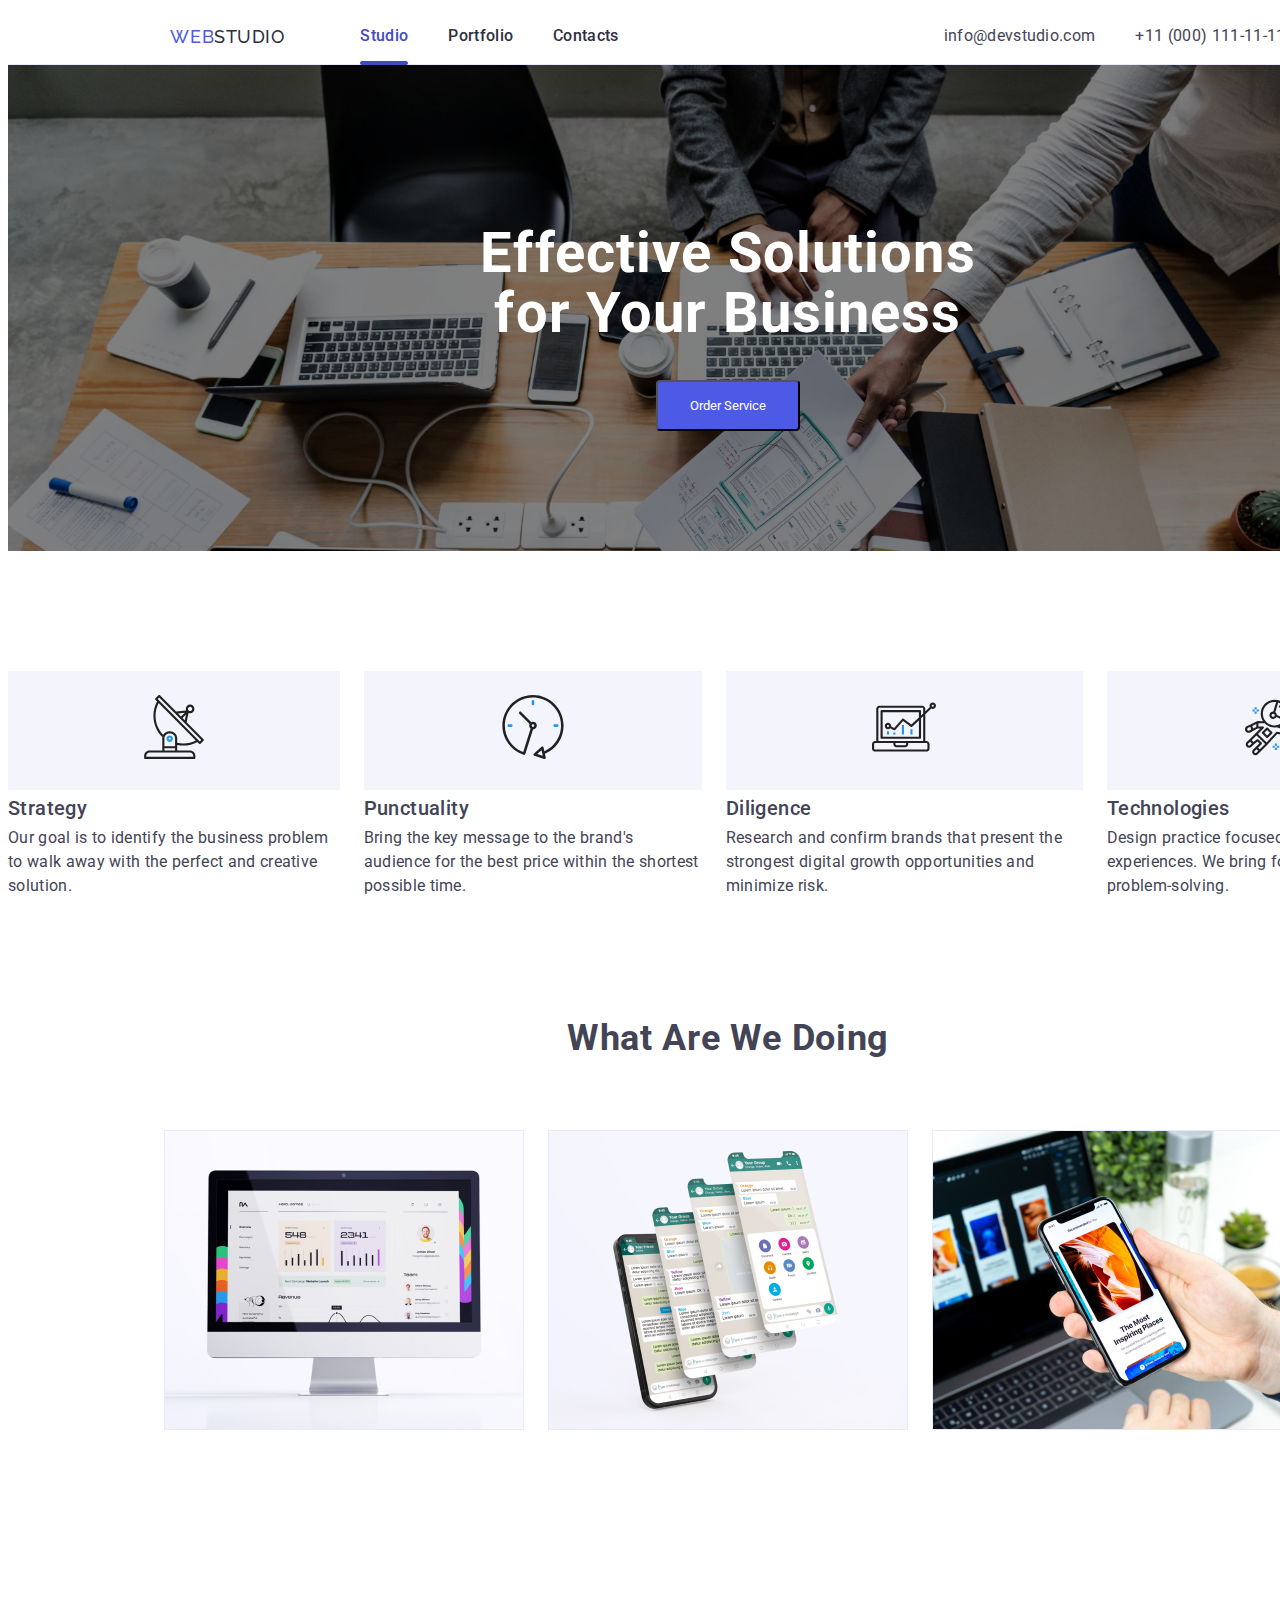
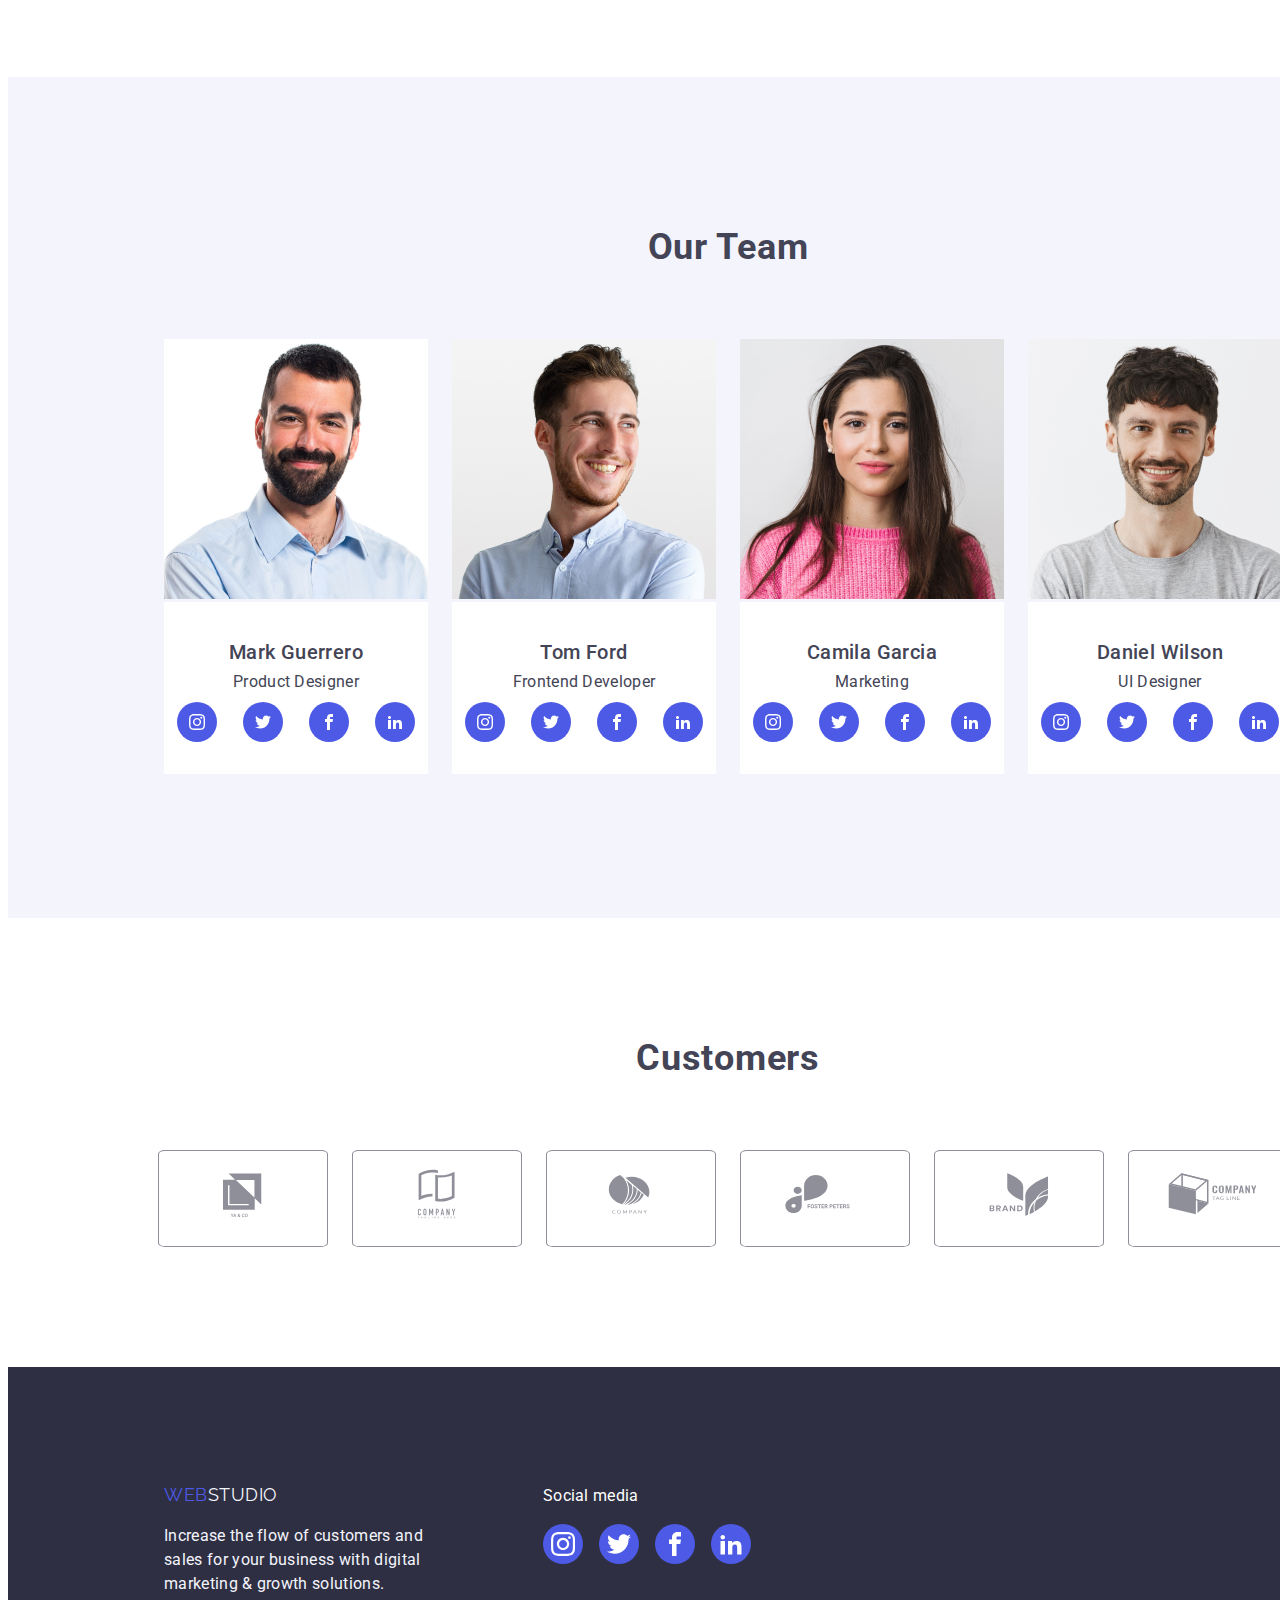
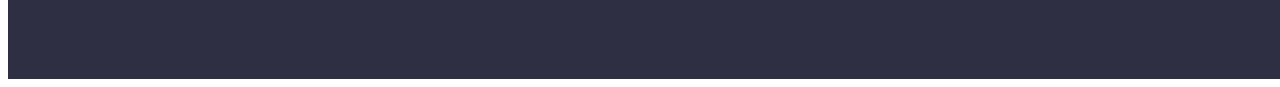
<file: index.html>
<!DOCTYPE html>
<html lang="en">
<head>
    <meta charset="UTF-8">
    <meta name="viewport" content="width=device-width, initial-scale=1.0">
    <title>GO IT HW 05</title>

    <link rel="preconnect" href="https://fonts.googleapis.com">
    <link rel="preconnect" href="https://fonts.gstatic.com" crossorigin>
    <link href="https://fonts.googleapis.com/css2?family=Raleway:wght@800&family=Roboto:wght@400;500;700;900&display=swap"
        rel="stylesheet">
    <link rel="stylesheet" href="css/styles.css" />

</head>
<body class="container">
    <header class="header">
        <div class="logo-navlink">
            <a class="header-logo" href="/"><span>WEB</span>STUDIO</a>
            <nav>
                <ul class="nav-display">
                    <li><a class="nav-link active" href="./studio.html">Studio</a></li>
                    <li><a class="nav-link" href="./portfolio.html">Portfolio</a></li>
                    <li><a class="nav-link" href="/Contacts">Contacts</a></li>
                </ul>
            </nav>
            </div>
            
                <ul class="contact-info nav-display">
                    <li><a class="contact-info" href="mailto:info@devstudio.com">info@devstudio.com</a></li>
                    <li><a class="contact-info" href="tel:+11 (000) 111-11-11">+11 (000) 111-11-11</a></li>
                </ul>
    </header>

    <main>
        <section class="hero-section">
            <h1>Effective Solutions <br> for Your Business</h1>

            <button type="button" class="order-service" data-modal-open>Order Service</button>
            <div class="backdrop is-hidden" data-modal>
                <div class="modal">
                    <button class="modal-close-btn" data-modal-close>
                        <svg width="18" height="18">
                            <use href="./images/icons.svg#close"></use>
                        </svg>
                    </button>
                </div> 
            </div>
        </section>
        <ul class="values">
            <li>
                <div class="values-icons">
                    <svg width="64" height="64">
                        <use href="./images/icons.svg#antenna-1"></use>
                    </svg>
                </div>
                <h3>Strategy</h3>
                <div>Our goal is to identify the business problem to walk away with the perfect and creative solution.</div>
            </li>
            <li>
                <div class="values-icons">
                    <svg width="64" height="64">
                        <use href="./images/icons.svg#clock-1"></use>
                    </svg>
                </div>
                <h3>Punctuality</h3>
                <div>Bring the key message to the brand's audience for the best price within the shortest possible time.</div>
            </li>
            <li>
                <div class="values-icons">
                    <svg width="64" height="64">
                        <use href="./images/icons.svg#diagram-1"></use>
                    </svg>
                </div>
                <h3>Diligence</h3>
                <div>Research and confirm brands that present the strongest digital growth opportunities and minimize risk.</div>
            </li>
            <li>
                <div class="values-icons">
                    <svg width="64" height="64">
                        <use href="./images/icons.svg#astronaut-1"></use>
                    </svg>
                </div>
                <h3>Technologies</h3>
                <div>Design practice focused on digital experiences. We bring forth a deep passion for problem-solving.</div>
            </li>
        </ul>

        <h2 class="what-are-we-doing">What are we doing </h2>

        <ul class="what-we-do list-images">
            <li>
                <img class="what-we-do-images"
                src="images/computer_monitor.jpg" 
                alt="Computer Monitor" />
            </li>
            <li>
                <img class="what-we-do-images"
                src="images/smartphone_screen_layers.jpg" 
                alt="Smartphone Screen Layers" />
            </li>
            <li>
                <img class="what-we-do-images"
                src="images/smartphone_in_hand.jpg" 
                alt="Smartphone in hand" />
            </li>
        </ul>

    <div class="our-team-section">
        <h2 class="our-team">Our Team</h2>

        <ul class="team-members list-images">
            <li>
                <img class="team"
                src="images/mark_guerrero.jpg" 
                alt="Mark Guerrero" />
                <figcaption class="figcaption-content">
                    <h3>Mark Guerrero</h3> 
                    <div>Product Designer</div>
                    <div class="socials-icons">
                        <a class="socials-icons-style" href="">
                            <svg class="svg-icon">
                            <use href="./images/icons.svg#instagram-2"></use>
                            </svg>
                        </a>
                        <a class="socials-icons-style" href="">
                            <svg class="svg-icon" >
                                <use href="./images/icons.svg#twitter-1"></use>
                            </svg>
                        </a>
                        <a class="socials-icons-style" href="">
                            <svg class="svg-icon">
                                <use href="./images/icons.svg#facebook"></use>
                            </svg>
                        </a>
                        <a class="socials-icons-style" href="">
                            <svg class="svg-icon">
                                <use href="./images/icons.svg#linkedin2"></use>
                            </svg>
                        </a>
                    </div>
                </figcaption>
                <br>
            </li>
            <li>
                <img class="team"
                src="images/tom_ford.jpg" 
                alt="Tom Ford" />
                <figcaption class="figcaption-content">
                    <h3>Tom Ford</h3>
                    <div>Frontend Developer</div>
                    <div class="socials-icons">
                        <a class="socials-icons-style" href="">
                            <svg class="svg-icon">
                                <use href="./images/icons.svg#instagram-2"></use>
                            </svg>
                        </a>
                        <a class="socials-icons-style" href="">
                            <svg class="svg-icon">
                                <use href="./images/icons.svg#twitter-1"></use>
                            </svg>
                        </a>
                        <a class="socials-icons-style" href="">
                            <svg class="svg-icon">
                                <use href="./images/icons.svg#facebook"></use>
                            </svg>
                        </a>
                        <a class="socials-icons-style" href="">
                            <svg class="svg-icon">
                                <use href="./images/icons.svg#linkedin2"></use>
                            </svg>
                        </a>
                    </div>
                </figcaption>
                <br>
            </li>
            <li>
                <img class="team"
                src="images/camila_garcia.jpg" 
                alt="Camila Garcia" />
                <figcaption class="figcaption-content">
                    <h3>Camila Garcia</h3>
                    <div>Marketing</div>
                    <div class="socials-icons">
                        <a class="socials-icons-style" href="">
                            <svg class="svg-icon">
                                <use href="./images/icons.svg#instagram-2"></use>
                            </svg>
                        </a>
                        <a class="socials-icons-style" href="">
                            <svg class="svg-icon">
                                <use href="./images/icons.svg#twitter-1"></use>
                            </svg>
                        </a>
                        <a class="socials-icons-style" href="">
                            <svg class="svg-icon">
                                <use href="./images/icons.svg#facebook"></use>
                            </svg>
                        </a>
                        <a class="socials-icons-style" href="">
                            <svg class="svg-icon">
                                <use href="./images/icons.svg#linkedin2"></use>
                            </svg>
                        </a>
                    </div>
                </figcaption>
                <br>
            </li>
            <li>
                <img class="team"
                src="images/daniel_wilson.jpg" 
                alt="Daniel Wilson" />
                <figcaption class="figcaption-content">
                    <h3>Daniel Wilson</h3>
                    <div>UI Designer</div>
                    <div class="socials-icons">
                        <a class="socials-icons-style" href="">
                            <svg class="svg-icon">
                                <use href="./images/icons.svg#instagram-2"></use>
                            </svg>
                        </a>
                        <a class="socials-icons-style" href="">
                            <svg class="svg-icon">
                                <use href="./images/icons.svg#twitter-1"></use>
                            </svg>
                        </a>
                        <a class="socials-icons-style" href="">
                            <svg class="svg-icon">
                                <use href="./images/icons.svg#facebook"></use>
                            </svg>
                        </a>
                        <a class="socials-icons-style" href="">
                            <svg class="svg-icon">
                                <use href="./images/icons.svg#linkedin2"></use>
                            </svg>
                        </a>
                    </div>
                </figcaption>
                <br>
            </li>
        </ul>
        </div>

        <section class="customers">
            <h2 class="customers-title">Customers</h2>
            <ul class="customer-list">
                <li class="customer-icon">
                    <a href="#">
                        <svg class="svg-icon-customers">
                            <use href="./images/icons.svg#Logo-6"></use>
                        </svg>
                    </a>
                </li>
                <li class="customer-icon">
                    <a href="#">
                        <svg class="svg-icon-customers">
                            <use href="./images/icons.svg#Logo-4"></use>
                        </svg>
                    </a>
                </li>
                <li class="customer-icon">
                    <a href="#">
                        <svg class="svg-icon-customers">
                            <use href="./images/icons.svg#Logo-5"></use>
                        </svg>
                    </a>
                </li>
                <li class="customer-icon">
                    <a href="#">
                        <svg class="svg-icon-customers">
                            <use href="./images/icons.svg#Logo-2"></use>
                        </svg>
                    </a>
                </li>
                <li class="customer-icon">
                    <a href="#">
                        <svg class="svg-icon-customers">
                            <use href="./images/icons.svg#Logo"></use>
                        </svg>
                    </a>
                </li>
                <li class="customer-icon">
                    <a href="#">
                        <svg class="svg-icon-customers">
                            <use href="./images/icons.svg#Logo-1"></use>
                        </svg>
                    </a>
                </li>
            </ul>
        </section>

    </main>
    <footer>
        <div class="footer-content">
            <div>
                <a class="footer-logo" href="/"><span>WEB</span>STUDIO</a>
                <p class="webstudio-p">
                    Increase the flow of customers and <br> sales for your business with digital <br> marketing & growth solutions.
                </p>
            </div>
            <div class="footer-social-media">
                <p>Social media</p>
                <div class="socials-icons-footer">
                    <a class="socials-icons-style" href="">
                        <svg class="svg-icon-footer" width="16" height="16">
                            <use href="./images/icons.svg#instagram-2"></use>
                        </svg>
                    </a>
                    <a class="socials-icons-style" href="">
                        <svg class="svg-icon-footer" width="16" height="16">
                            <use href="./images/icons.svg#twitter-1"></use>
                        </svg>
                    </a>
                    <a class="socials-icons-style" href="">
                        <svg class="svg-icon-footer" width="16" height="16">
                            <use href="./images/icons.svg#facebook"></use>
                        </svg>
                    </a>
                    <a class="socials-icons-style" href="">
                        <svg class="svg-icon-footer" width="16" height="16">
                            <use href="./images/icons.svg#linkedin2"></use>
                        </svg>
                    </a>
                </div>
            </div>
        </div>
    </footer>
    <script src="./js/modal.js"></script>
</body>
</html>
</file>
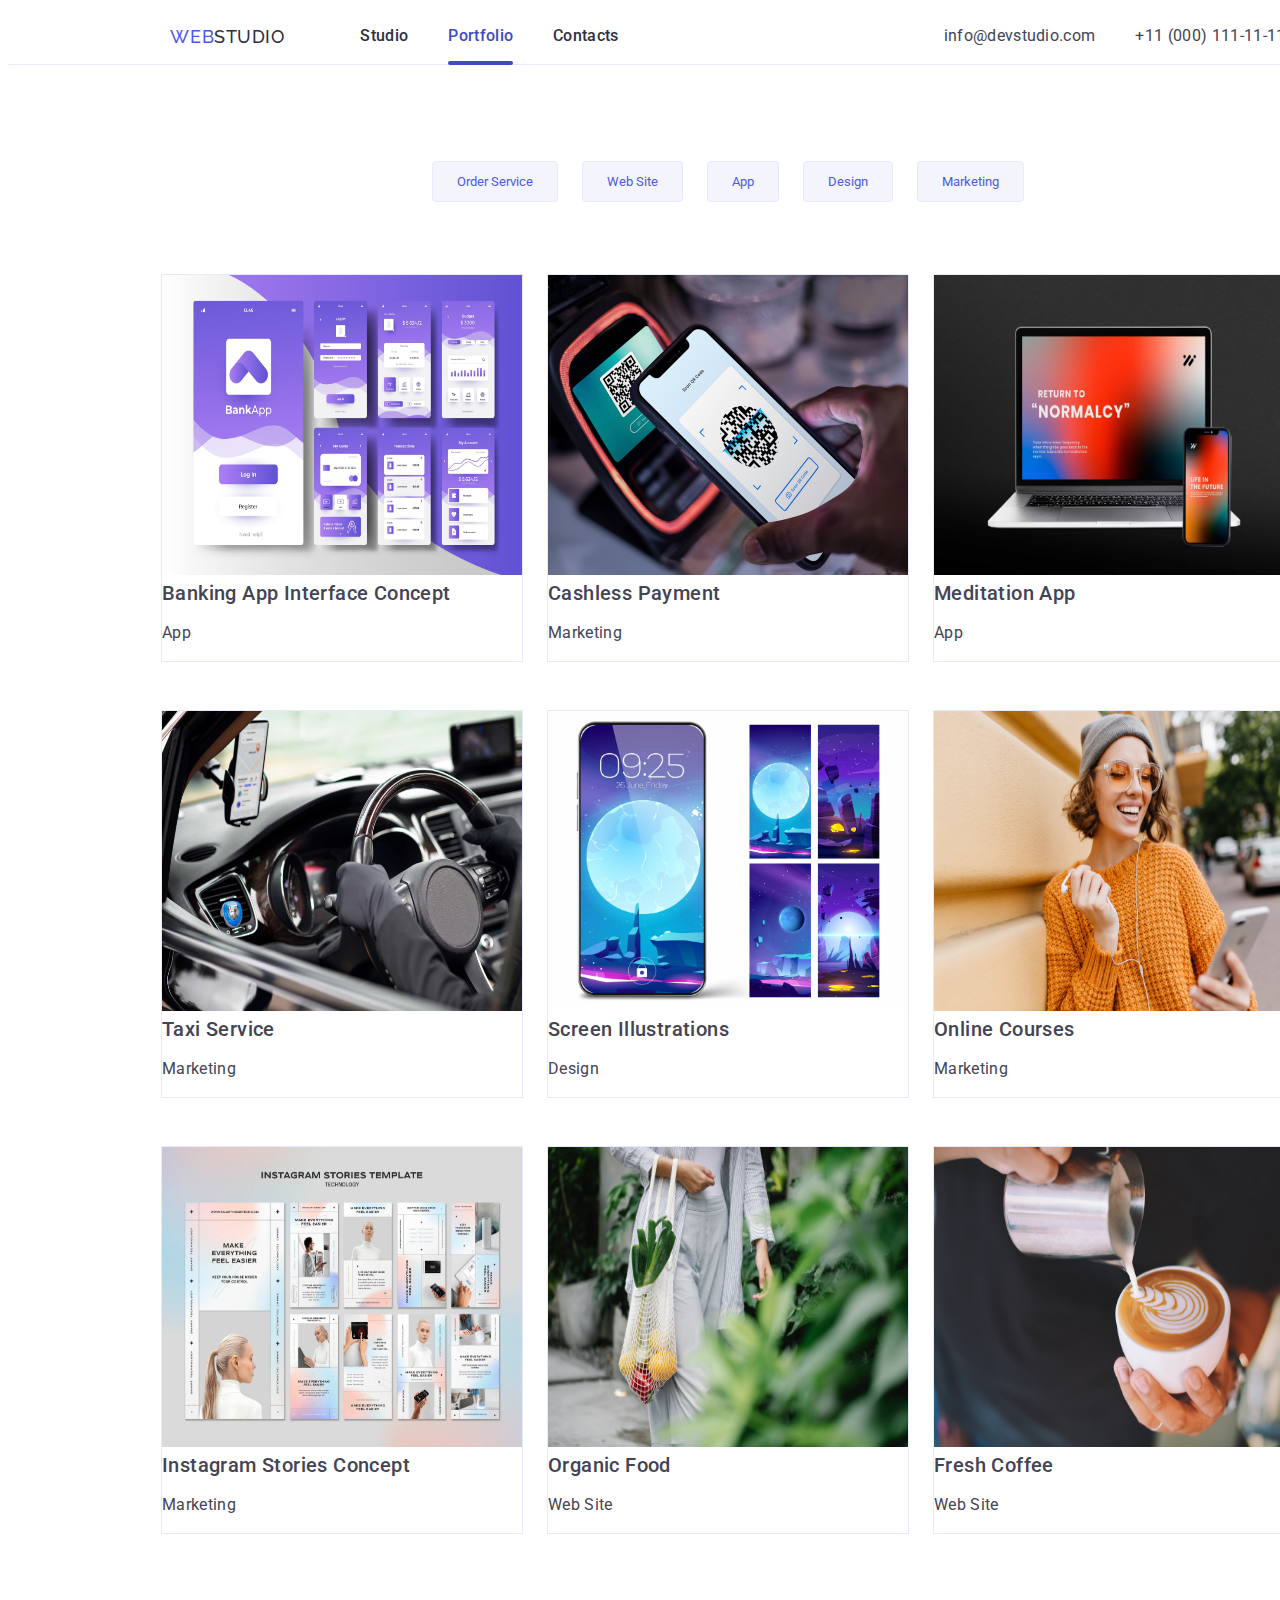
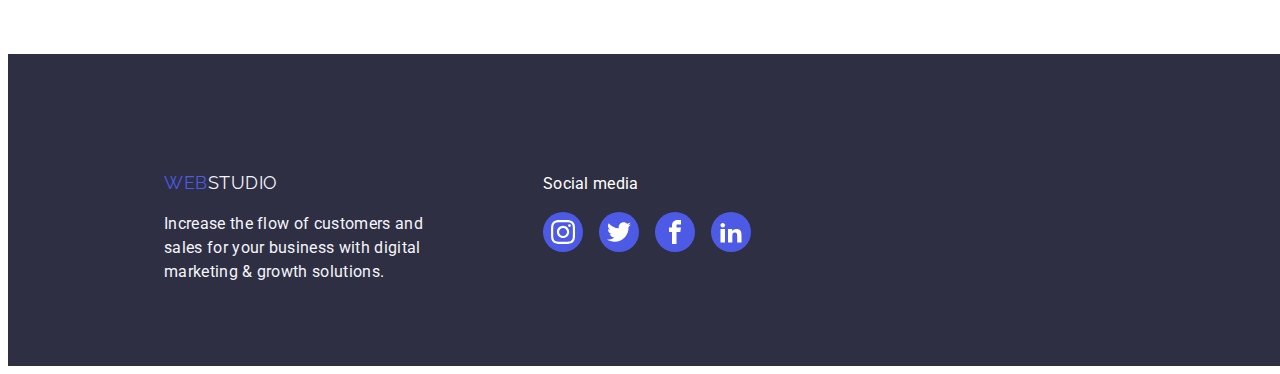
<file: portfolio.html>
<!DOCTYPE html>
<html lang="en">

<head>
    <meta charset="UTF-8">
    <meta name="viewport" content="width=device-width, initial-scale=1.0">
    <title>Portfolio</title>

    <link rel="preconnect" href="https://fonts.googleapis.com">
    <link rel="preconnect" href="https://fonts.gstatic.com" crossorigin>
    <link
        href="https://fonts.googleapis.com/css2?family=Raleway:wght@800&family=Roboto:wght@400;500;700;900&display=swap"
        rel="stylesheet">
    <link rel="stylesheet" href="css/styles.css" />

</head>

<body class="container">
    <header class="header">
        <div class="logo-navlink">
            <a class="header-logo" href="/"><span>WEB</span>STUDIO</a>
            <nav>
                <ul class="nav-display">
                    <li><a class="nav-link" href="./index.html">Studio</a></li>
                    <li><a class="nav-link active" href="./portfolio.html">Portfolio</a></li>
                    <li><a class="nav-link" href="/Contacts">Contacts</a></li>
                </ul>
            </nav>
        </div>

        <ul class="contact-info nav-display">
            <li><a class="contact-info" href="mailto:info@devstudio.com">info@devstudio.com</a></li>
            <li><a class="contact-info" href="tel:+11 (000) 111-11-11">+11 (000) 111-11-11</a></li>
        </ul>
    </header>

    <section class="button-filters">
        <button type="button" class="portfolio-button-filters">Order Service</button>
        <button type="button" class="portfolio-button-filters">Web Site</button>
        <button type="button" class="portfolio-button-filters">App</button>
        <button type="button" class="portfolio-button-filters">Design</button>
        <button type="button" class="portfolio-button-filters">Marketing</button>
    </section>

    <section class="portfolio-hero-top">
        <ul class="portfolio-list">
            <li class="portfolio-list-item">
                <div class="portfolio-cards">
                    <img class="portfolio-images" src="images/BankApp.jpg" alt="Banking App Interface Concept"/>
                    <p class="overlay-card">
                        Lorem ipsum dolor sit amet consectetur adipisicing elit. Cum quisquam eum aspernatur enim illum hic omnis, incidunt laborum ad exercitationem suscipit at, blanditiis alias amet ipsum? Laboriosam velit veritatis libero.
                    </p>
                </div>
                <h3>Banking App Interface Concept</h3>
                <p>App</p>    
            </li>
        </ul>
        <ul class="portfolio-list">
            <li class="portfolio-list-item">
                <div class="portfolio-cards">
                    <img class="portfolio-images" src="images/QRCode.jpg" alt="QRCode Scanning" />
                    <p class="overlay-card">
                        Lorem ipsum dolor sit amet consectetur adipisicing elit. Cum quisquam eum aspernatur enim illum hic omnis, incidunt
                        laborum ad exercitationem suscipit at, blanditiis alias amet ipsum? Laboriosam velit veritatis libero.
                    </p>
                </div>
                <h3>Cashless Payment</h3>
                <p>Marketing</p>
            </li>
        </ul>
        <ul class="portfolio-list">
            <li class="portfolio-list-item">
                <div class="portfolio-cards">
                    <img class="portfolio-images" src="images/Normalcy.jpg" alt="Laptop and mobile phone image" />
                    <p class="overlay-card">
                        Lorem ipsum dolor sit amet consectetur adipisicing elit. Cum quisquam eum aspernatur enim illum hic omnis, incidunt
                        laborum ad exercitationem suscipit at, blanditiis alias amet ipsum? Laboriosam velit veritatis libero.
                    </p>
                </div>
                <h3>Meditation App</h3>
                <p>App</p>
            </li>
        </ul>
    </section>

    <section class="portfolio-hero-middle">
        <ul class="portfolio-list">
            <li class="portfolio-list-item">
                <div class="portfolio-cards">
                    <img class="portfolio-images" src="images/TaxiService.jpg" alt="Hands on steering wheel" />
                    <p class="overlay-card">
                        Lorem ipsum dolor sit amet consectetur adipisicing elit. Cum quisquam eum aspernatur enim illum hic omnis, incidunt
                        laborum ad exercitationem suscipit at, blanditiis alias amet ipsum? Laboriosam velit veritatis libero.
                    </p>
                </div>
                <h3>Taxi Service</h3>
                <p>Marketing</p>
            </li>
        </ul>
        <ul class="portfolio-list">
            <li class="portfolio-list-item">
                <div class="portfolio-cards">
                    <img class="portfolio-images" src="images/ScreenIllustration.jpg" alt="Smartphone Wallpaper" />
                    <p class="overlay-card">
                        Lorem ipsum dolor sit amet consectetur adipisicing elit. Cum quisquam eum aspernatur enim illum hic omnis, incidunt
                        laborum ad exercitationem suscipit at, blanditiis alias amet ipsum? Laboriosam velit veritatis libero.
                    </p>
                </div>
                <h3>Screen Illustrations</h3>
                <p>Design</p>
            </li>
        </ul>
        <ul class="portfolio-list">
            <li class="portfolio-list-item">
                <div class="portfolio-cards">
                    <img class="portfolio-images" src="images/OnlineCourses.jpg" alt="Girl looking at phone" />
                    <p class="overlay-card">
                        Lorem ipsum dolor sit amet consectetur adipisicing elit. Cum quisquam eum aspernatur enim illum hic omnis, incidunt
                        laborum ad exercitationem suscipit at, blanditiis alias amet ipsum? Laboriosam velit veritatis libero.
                    </p>
                </div>
                <h3>Online Courses</h3>
                <p>Marketing</p>
            </li>
        </ul>
    </section>

    <section class="portfolio-hero-bottom">
        <ul class="portfolio-list">
            <li class="portfolio-list-item">
                <div class="portfolio-cards">
                    <img class="portfolio-images" src="images/IGStories.jpg" alt="IG Templates" />
                    <p class="overlay-card">
                        Lorem ipsum dolor sit amet consectetur adipisicing elit. Cum quisquam eum aspernatur enim illum hic omnis, incidunt
                        laborum ad exercitationem suscipit at, blanditiis alias amet ipsum? Laboriosam velit veritatis libero.
                    </p>
                </div>
                <h3>Instagram Stories Concept</h3>
                <p>Marketing</p>
            </li>
        </ul>
        <ul class="portfolio-list">
            <li class="portfolio-list-item">
                <div class="portfolio-cards">
                    <img class="portfolio-images" src="images/OrganicFood.jpg" alt="Bag of food" />
                    <p class="overlay-card">
                        Lorem ipsum dolor sit amet consectetur adipisicing elit. Cum quisquam eum aspernatur enim illum hic omnis, incidunt
                        laborum ad exercitationem suscipit at, blanditiis alias amet ipsum? Laboriosam velit veritatis libero.
                    </p>
                </div>
                <h3>Organic Food</h3>
                <p>Web Site</p>
            </li>
        </ul>
        <ul class="portfolio-list">
            <li class="portfolio-list-item">
                <div class="portfolio-cards">
                    <img class="portfolio-images" src="images/FreshCoffee.jpg" alt="Cup of coffee" />
                    <p class="overlay-card">
                        Lorem ipsum dolor sit amet consectetur adipisicing elit. Cum quisquam eum aspernatur enim illum hic omnis, incidunt
                        laborum ad exercitationem suscipit at, blanditiis alias amet ipsum? Laboriosam velit veritatis libero.
                    </p>
                </div>
                <h3>Fresh Coffee</h3>
                <p>Web Site</p>
            </li>
        </ul>
    </section>

    <footer>
        <div class="footer-content">
            <div>
                <a class="footer-logo" href="/"><span>WEB</span>STUDIO</a>
                <p class="webstudio-p">
                    Increase the flow of customers and <br> sales for your business with digital <br> marketing & growth
                    solutions.
                </p>
            </div>
            <div class="footer-social-media">
                <p>Social media</p>
                <div class="socials-icons-footer">
                    <a class="socials-icons-style" href="">
                        <svg class="svg-icon-footer" width="16" height="16">
                            <use href="./images/icons.svg#instagram-2"></use>
                        </svg>
                    </a>
                    <a class="socials-icons-style" href="">
                        <svg class="svg-icon-footer" width="16" height="16">
                            <use href="./images/icons.svg#twitter-1"></use>
                        </svg>
                    </a>
                    <a class="socials-icons-style" href="">
                        <svg class="svg-icon-footer" width="16" height="16">
                            <use href="./images/icons.svg#facebook"></use>
                        </svg>
                    </a>
                    <a class="socials-icons-style" href="">
                        <svg class="svg-icon-footer" width="16" height="16">
                            <use href="./images/icons.svg#linkedin2"></use>
                        </svg>
                    </a>
                </div>
            </div>
        </div>
    </footer>
</body>
</file>
<file: css/styles.css>
*,
::before,
::after {
    box-sizing: border-box;
}

:root {
    --iris: #4D5AE5;
    --navy-blue: #2E2F42;
    --slate: #434455;
    --white: #FFF;
    --cloud: #F4F4FD;
    --light-slate: #8E8F99;
    --cornflower: #E7E9FC;
    --ocean: #404BBF;
}

.container {
    width: 1440px;
}

body {
    font-family: 'Roboto', sans-serif;
    color: var(--slate);
    font-size: 16px;
    font-weight: 400;
    line-height: 24px;
    letter-spacing: 0.32px;
}

a.header-logo {
    color: var(--navy-blue);
    font-family: 'Raleway', sans-serif;
    font-size: 18px;
    line-height: 21px;
    letter-spacing: 0.54px;
}

span {
    color: var(--iris);
}

header {
    font-size: 16px;
    font-weight: 500;
    line-height: 24px;
    letter-spacing: 0.32px;
    border-bottom: 1px solid var(--cornflower);
    
}

.nav-display {
    display: flex;
    gap: 40px;
}

.logo-navlink {
    display: flex;
    gap: 76px;
    align-items: center;
}

.header {
    display: flex;
    justify-content: space-around;
    align-items: center;
}

.nav-link:hover, .nav-link:focus {
    color: var(--iris);
}

.contact-info {
    font-weight: 400;
    color: var(--slate);
}

.contact-info:hover, .contact-info:focus {
    color: var(--iris);
}

.active {
    color: var(--ocean);
    position: relative;
}

.active::after {
    content: " ";
    display: block;
    height: 4px;
    width: 100%;
    border-radius: 2px;
    background-color: var(--ocean);
    position: absolute;
    bottom: -20px;
}

/* body section */

.hero-section {
    background: linear-gradient(rgba(0, 0, 0, 0.5), rgba(0, 0, 0, 0.5)), url(../images/GroupOfPeopleWorking.jpg);
    background-size: cover;
    color: var(--white);
    padding: 120px 0;
    text-align: center;
}

h1 {
    text-align: center;
    font-size: 56px;
    font-weight: 700;
    line-height: 60px; 
    letter-spacing: 1.12px;
}

h2 {
    text-align: center;
    font-size: 36px;
    font-weight: 700;
    line-height: 40px;
    letter-spacing: 0.72px;
    text-transform: capitalize;
}

.order-service {
    background-color: var(--iris);
    color: var(--white);
    border-radius: 4px;
    padding: 16px 32px;
    font-family: 'Roboto', sans-serif;
}

.order-service:hover, .order-service:focus{
    color: var(--iris);
    background-color: var(--white);
}

.backdrop {
    width: 100%;
    height: 100%;
    background-color: rgba(0, 0, 0, 0.4);
    position: fixed;
    top: 0;
    display: flex;
    align-items: center;
    justify-content: center;
    transition: opacity 250mx cubic-bezier(0.4, 0, 0.2, 1);
}

.modal {
    width: 408px;
    height: 584px;
    background-color: var(--white);
    border-radius: 4px;
    padding: 24px;
}

.is-hidden {
    opacity: 0;
    pointer-events: none;
}

.modal-close-btn {
    border-radius: 100%;
    border: 1px solid rgba(0, 0, 0, 0.1);
    background-color: var(--white);
    width: 30px;
    height: 30px;
    color: var(--ocean);
    margin-left: auto;
    display: block;
    transition: fill 250ms cubic-bezier(0.4, 0, 0.2,1), border 250ms cubic-bezier(0.4, 0, 0.2, 1);
    cursor: pointer;
    display: flex;
    align-items: center;
    justify-content: center;
}

.modal-close-btn:hover {
    fill: currentColor;
    border: 1px solid currentColor;
}

h3 {
    font-size: 20px;
    font-weight: 500;
    line-height: 24px; 
    letter-spacing: 0.4px;
    margin: 6px 0;
}

.values, .what-we-do, .team-members {
    display: flex;
    gap: 24px;
    justify-content: center;
    margin-bottom: 120px;
}

.values-icons {
    text-align: center;
    background-color: var(--cloud);
    padding-top: 24px;
    padding-bottom: 24px;
}

.values, .what-are-we-doing {
    margin-top: 120px;
}

.our-team-section {
    background-color: var(--cloud);
    padding-top: 120px;
}

.list-images {
    margin-top: 72px;
    padding-bottom: 120px;
}

.figcaption-content {
    text-align: center;
    background: var(--white);
    padding: 32px 0;
    margin-top: -4px;
}

.b-margin {
    margin-bottom: 120px;
}

.team {
    width: 264px;
}

.what-we-do-images {
    width: 360px;
}

div {
    color: var(--slate);
}

ul {
    list-style: none;
    padding-left: 0%;
}

a {
    text-decoration: none;
    color: var(--navy-blue);
}

.socials-icons-style {
    background: var(--iris);
    border-radius: 50%;
    height: 40px;
    width: 40px;
    display: flex;
    align-items: center;
    justify-content: center;
}

.svg-icon {
    fill: var(--white);
    width: 16px;
    height: 16px;
}

.socials-icons {
    display: flex;
    justify-content: space-around;
    padding-top: 8px;
}

.customer-list {
    display: flex;
    justify-content: center;
    gap: 24px;
    margin-top: 72px;
    margin-bottom: 120px;
}

.customer-icon {
    border: 1px solid var(--light-slate);
    border-radius: 4%;
}

.customer-icon:hover, .customer-icon:focus {
    border-color: var(--iris);
}

.svg-icon-customers:hover, .svg-icon-customers:focus {
    fill: var(--iris);
}

.svg-icon-customers {
    height: 56px;
    width: 104px;
    margin: 16px 32px;
    fill: var(--light-slate);
}

footer {
    background-color: var(--navy-blue);
    color: var(--cloud);
    height: 312px;
}

a.footer-logo {
    color: var(--cloud);
    font-family: 'Raleway', sans-serif;
    font-size: 18px;
    line-height: 21px;
    letter-spacing: 0.54px;
}

.footer-content {
    padding-top: 101.5px;
    padding-left: 156px;
    display: flex;
    gap: 120px;
    align-items: baseline;
}

.webstudio-p {
    color: var(--cloud);
}

.footer-social-media {
    color: var(--white);
}

.socials-icons-footer {
    gap: 16px;
    display: flex;
}

.svg-icon-footer {
    fill: var(--white);
    width: 24px;
    height: 24px;
}

/* Porfolio Page */

.button-filters {
    display: flex;
    justify-content: center;
    gap: 24px;
    margin-top: 96px;
}

.portfolio-button-filters {
    background-color: var(--cloud);
    color: var(--iris);
    border: 1px solid var(--cornflower);
    border-radius: 4px;
    padding: 12px 24px;
    font-family: 'Roboto', sans-serif;
    margin-bottom: 72px;
}

.portfolio-button-filters:hover,
.portfolio-button-filters:focus {
    color: var(--white);
    background-color: var(--iris);
}

.portfolio-images {
    width: 360px;
    height: 300px;
    display: block;
}

.portfolio-list {
    display: flex;
    justify-content: center;
    margin: 0px;
}

.portfolio-list-item {
    border: 1px solid var(--cornflower);
}

.portfolio-list-item:hover .overlay-card {
    opacity: 0.7;
    transform: translateY(0);
}

.portfolio-cards {
    position: relative;
    overflow: hidden;
}

.overlay-card {
    position: absolute;
    background-color: var(--iris);
    color: var(--white);
    width: 100%;
    height: 100%;
    top: 0;
    left: 0;
    margin: 0;
    padding: 40px 32px;
    opacity: 0;
    transform: translateY(100%);
    transition: transform 0.25s cubic-bezier(0.4, 0, 0.2, 1);
}

.portfolio-hero-top, .portfolio-hero-middle, .portfolio-hero-bottom {
    display: flex;
    justify-content: center;
    align-items: center;
    gap: 24px;
    margin-bottom: 48px;
}

.footer-content {
    margin-top: 120px;
}
</file>
